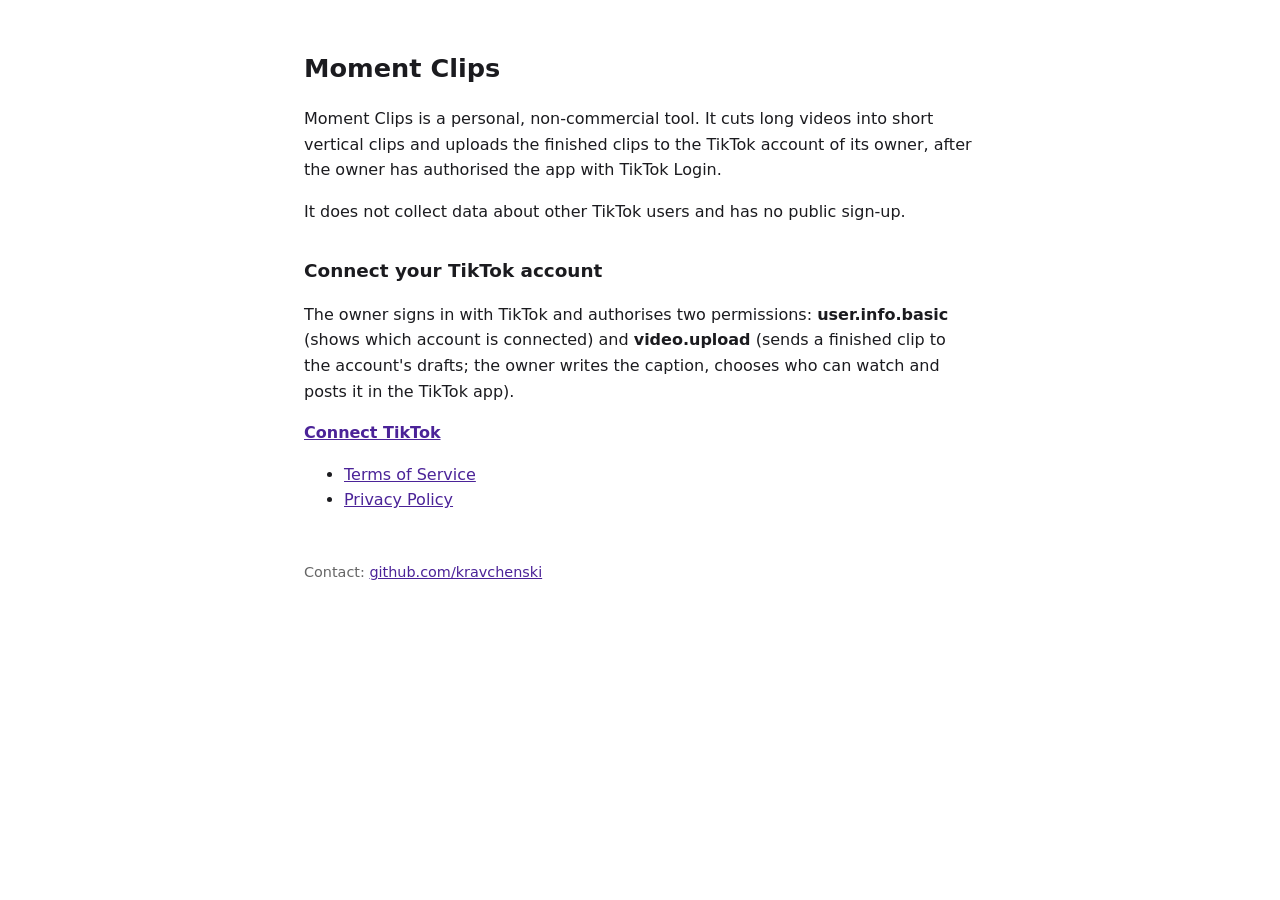
<file: index.html>
<!doctype html>
<html lang="en"><head><meta charset="utf-8"><meta name="viewport" content="width=device-width, initial-scale=1">
<title>Moment Clips</title><link rel="stylesheet" href="style.css"></head>
<body>
<h1>Moment Clips</h1>
<p>Moment Clips is a personal, non-commercial tool. It cuts long videos into short vertical clips and uploads the finished
clips to the TikTok account of its owner, after the owner has authorised the app with TikTok Login.</p>
<p>It does not collect data about other TikTok users and has no public sign-up.</p>
<h2>Connect your TikTok account</h2>
<p>The owner signs in with TikTok and authorises two permissions: <b>user.info.basic</b> (shows which account is connected)
and <b>video.upload</b> (sends a finished clip to the account's drafts; the owner writes the caption, chooses who can watch
and posts it in the TikTok app).</p>
<p><a id="connect" href="#"><b>Connect TikTok</b></a></p>
<script>
// CLIENT_KEY is public (it is part of every TikTok authorisation link); the secret is never on this site.
var key = 'sbaw0rz1qrisnie2t3', redirect = location.origin + location.pathname.replace(/[^/]*$/, '') + 'callback/';
var state = Math.random().toString(36).slice(2);
document.getElementById('connect').href = 'https://www.tiktok.com/v2/auth/authorize/?client_key=' + encodeURIComponent(key) +
  '&response_type=code&scope=' + encodeURIComponent('user.info.basic,video.upload') +
  '&redirect_uri=' + encodeURIComponent(redirect) + '&state=' + state;
</script>
<ul><li><a href="terms.html">Terms of Service</a></li><li><a href="privacy.html">Privacy Policy</a></li></ul>
<footer>Contact: <a href="https://github.com/kravchenski">github.com/kravchenski</a></footer>
</body></html>
</file>
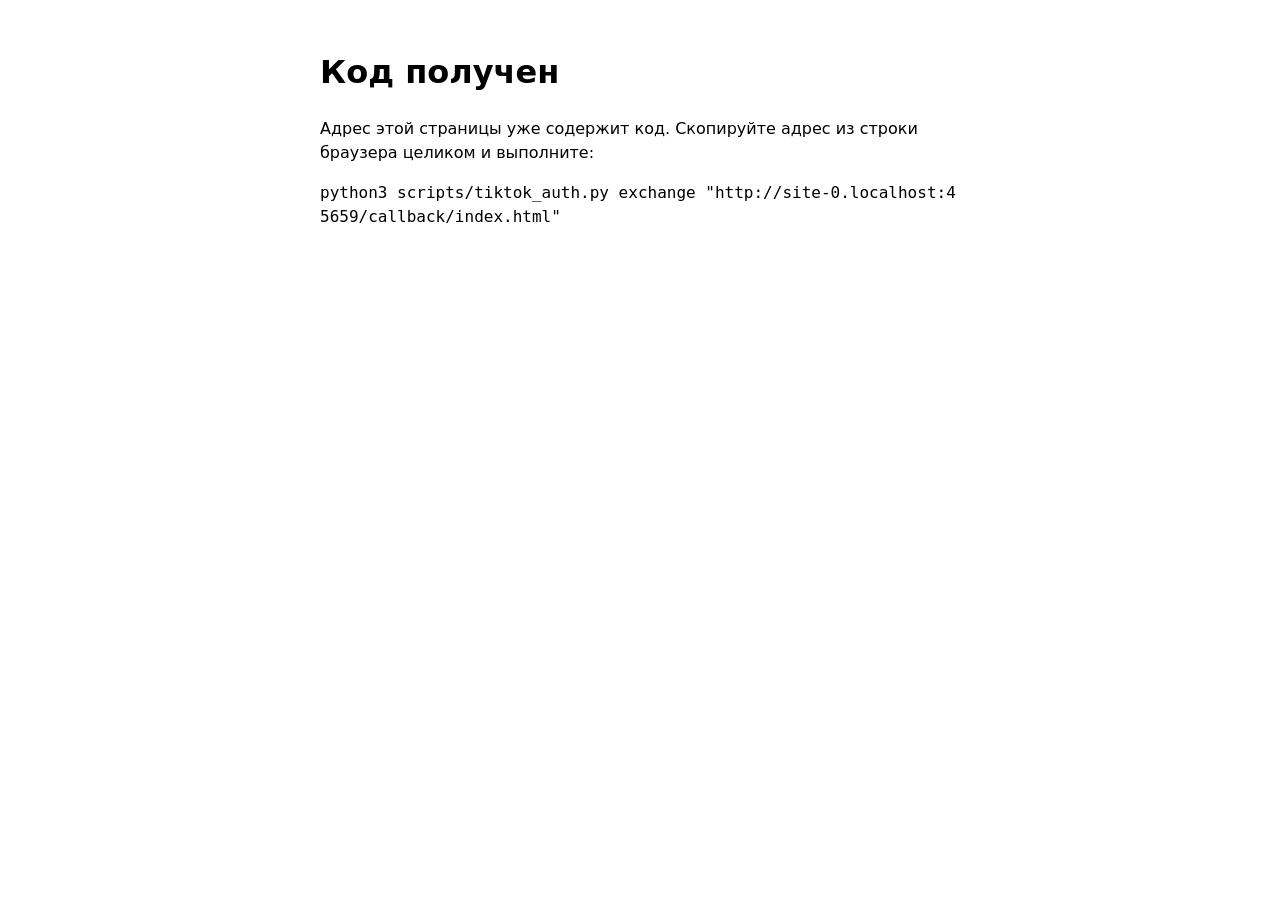
<file: callback/index.html>
<!doctype html>
<meta charset="utf-8">
<meta name="viewport" content="width=device-width, initial-scale=1">
<title>TikTok: код авторизации</title>
<style>body{font:16px/1.5 system-ui,sans-serif;max-width:40rem;margin:3rem auto;padding:0 1rem}code{word-break:break-all}</style>
<h1>Код получен</h1>
<p id="msg">Адрес этой страницы уже содержит код. Скопируйте адрес из строки браузера целиком и выполните:</p>
<p><code>python3 scripts/tiktok_auth.py exchange "<span id="addr"></span>"</code></p>
<script>document.getElementById('addr').textContent = location.href;</script>
</file>
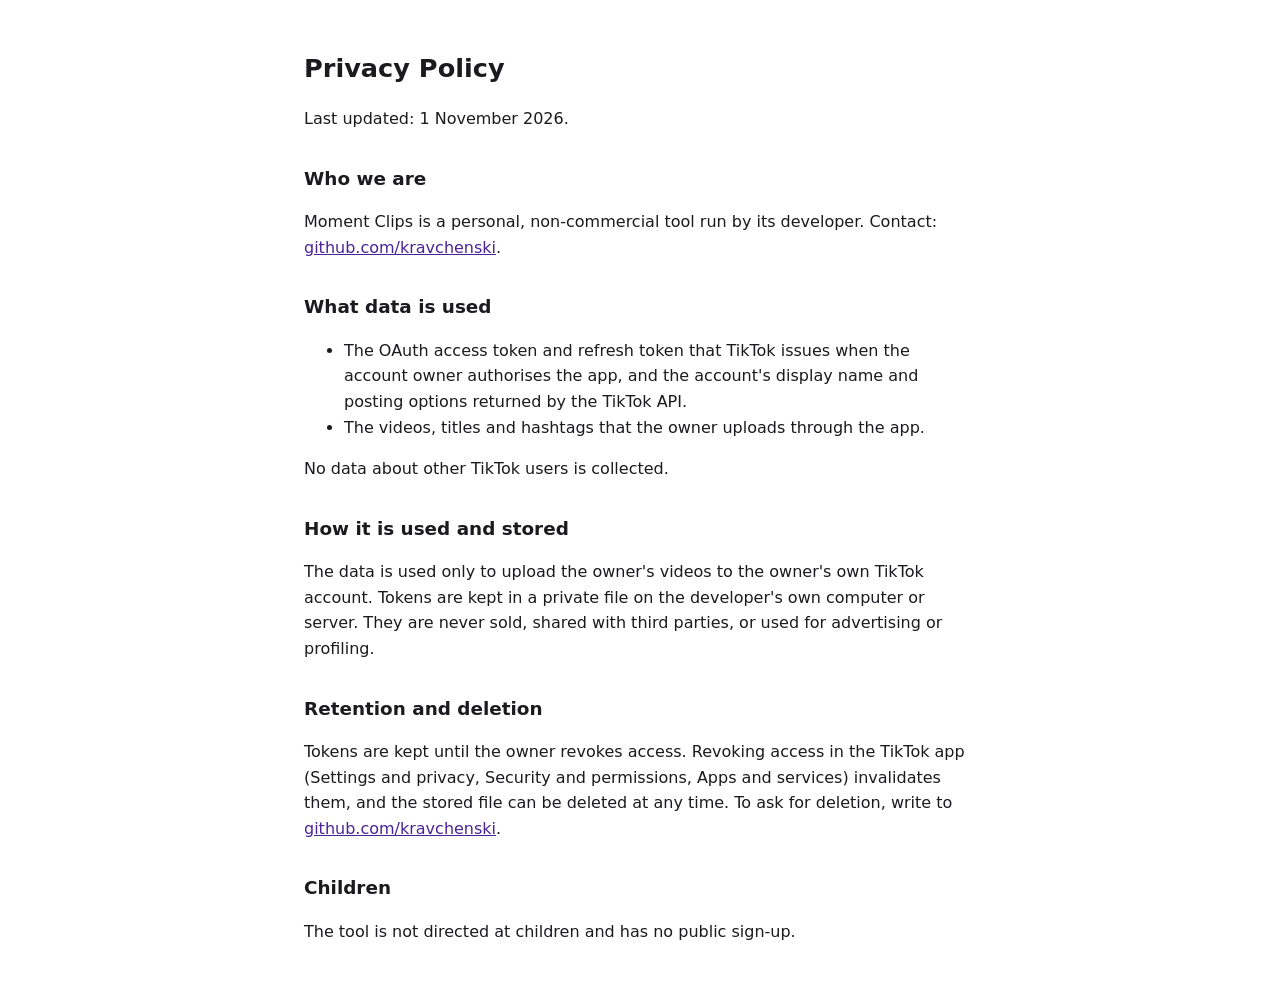
<file: privacy.html>
<!doctype html>
<html lang="en"><head><meta charset="utf-8"><meta name="viewport" content="width=device-width, initial-scale=1">
<title>Moment Clips: Privacy Policy</title><link rel="stylesheet" href="style.css"></head>
<body>
<h1>Privacy Policy</h1>
<p>Last updated: 1 November 2026.</p>
<h2>Who we are</h2>
<p>Moment Clips is a personal, non-commercial tool run by its developer. Contact: <a href="https://github.com/kravchenski">github.com/kravchenski</a>.</p>
<h2>What data is used</h2>
<ul>
<li>The OAuth access token and refresh token that TikTok issues when the account owner authorises the app, and the
account's display name and posting options returned by the TikTok API.</li>
<li>The videos, titles and hashtags that the owner uploads through the app.</li>
</ul>
<p>No data about other TikTok users is collected.</p>
<h2>How it is used and stored</h2>
<p>The data is used only to upload the owner's videos to the owner's own TikTok account. Tokens are kept in a private file on the
developer's own computer or server. They are never sold, shared with third parties, or used for advertising or profiling.</p>
<h2>Retention and deletion</h2>
<p>Tokens are kept until the owner revokes access. Revoking access in the TikTok app (Settings and privacy, Security and
permissions, Apps and services) invalidates them, and the stored file can be deleted at any time. To ask for deletion, write to
<a href="https://github.com/kravchenski">github.com/kravchenski</a>.</p>
<h2>Children</h2>
<p>The tool is not directed at children and has no public sign-up.</p>
</body></html>
</file>
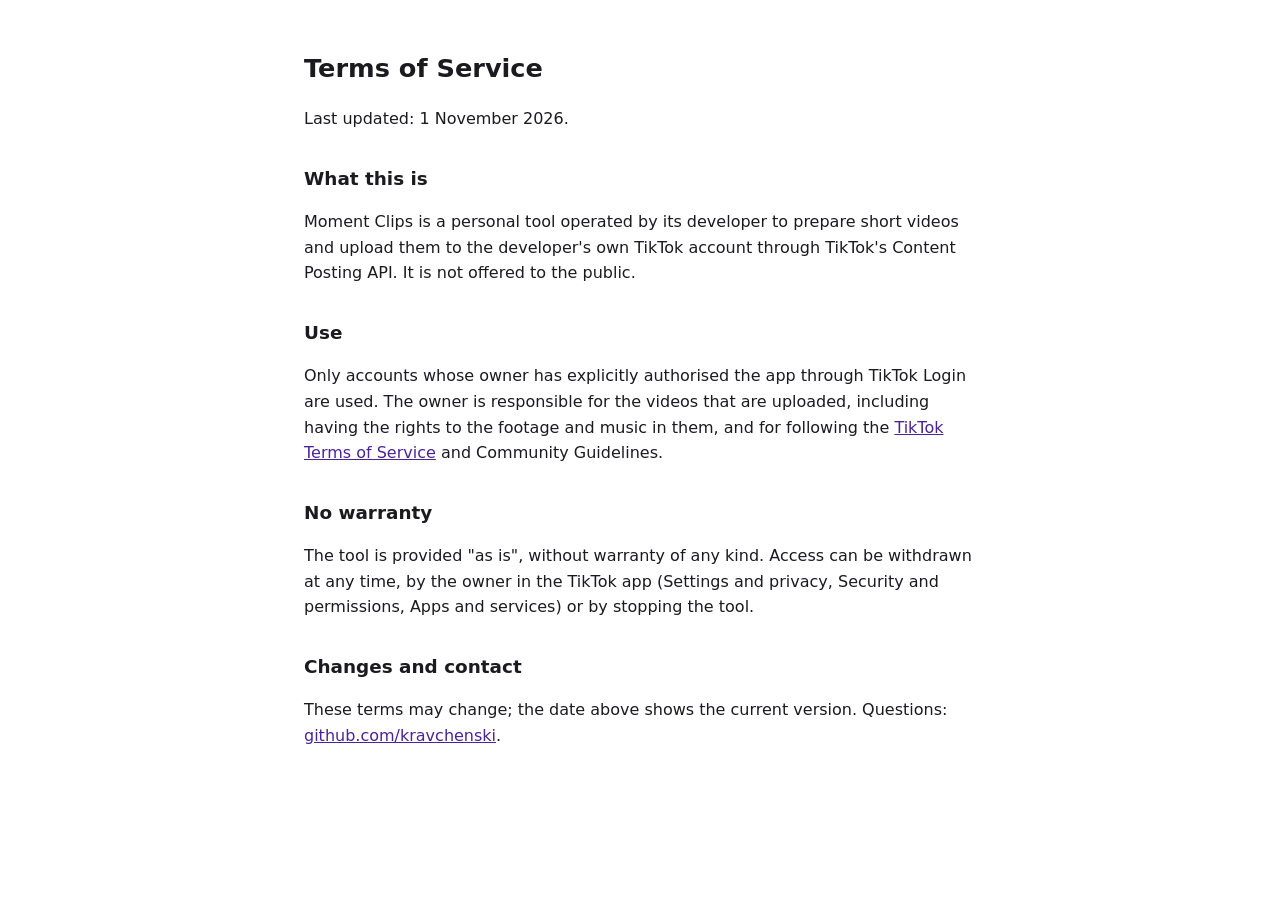
<file: terms.html>
<!doctype html>
<html lang="en"><head><meta charset="utf-8"><meta name="viewport" content="width=device-width, initial-scale=1">
<title>Moment Clips: Terms of Service</title><link rel="stylesheet" href="style.css"></head>
<body>
<h1>Terms of Service</h1>
<p>Last updated: 1 November 2026.</p>
<h2>What this is</h2>
<p>Moment Clips is a personal tool operated by its developer to prepare short videos and upload them to the developer's own
TikTok account through TikTok's Content Posting API. It is not offered to the public.</p>
<h2>Use</h2>
<p>Only accounts whose owner has explicitly authorised the app through TikTok Login are used. The owner is responsible for the
videos that are uploaded, including having the rights to the footage and music in them, and for following the
<a href="https://www.tiktok.com/legal/page/global/terms-of-service/en">TikTok Terms of Service</a> and Community Guidelines.</p>
<h2>No warranty</h2>
<p>The tool is provided "as is", without warranty of any kind. Access can be withdrawn at any time, by the owner in the TikTok
app (Settings and privacy, Security and permissions, Apps and services) or by stopping the tool.</p>
<h2>Changes and contact</h2>
<p>These terms may change; the date above shows the current version. Questions: <a href="https://github.com/kravchenski">github.com/kravchenski</a>.</p>
</body></html>
</file>
<file: style.css>
body{font:16px/1.6 system-ui,-apple-system,Segoe UI,sans-serif;max-width:42rem;margin:3rem auto;padding:0 1rem;color:#1b1b1f;background:#fff}
h1{font-size:1.6rem}h2{font-size:1.15rem;margin-top:2rem}a{color:#4b2398}footer{margin-top:3rem;font-size:.9rem;color:#666}
@media (prefers-color-scheme:dark){body{background:#121216;color:#eee}a{color:#b79bff}footer{color:#aaa}}
</file>
